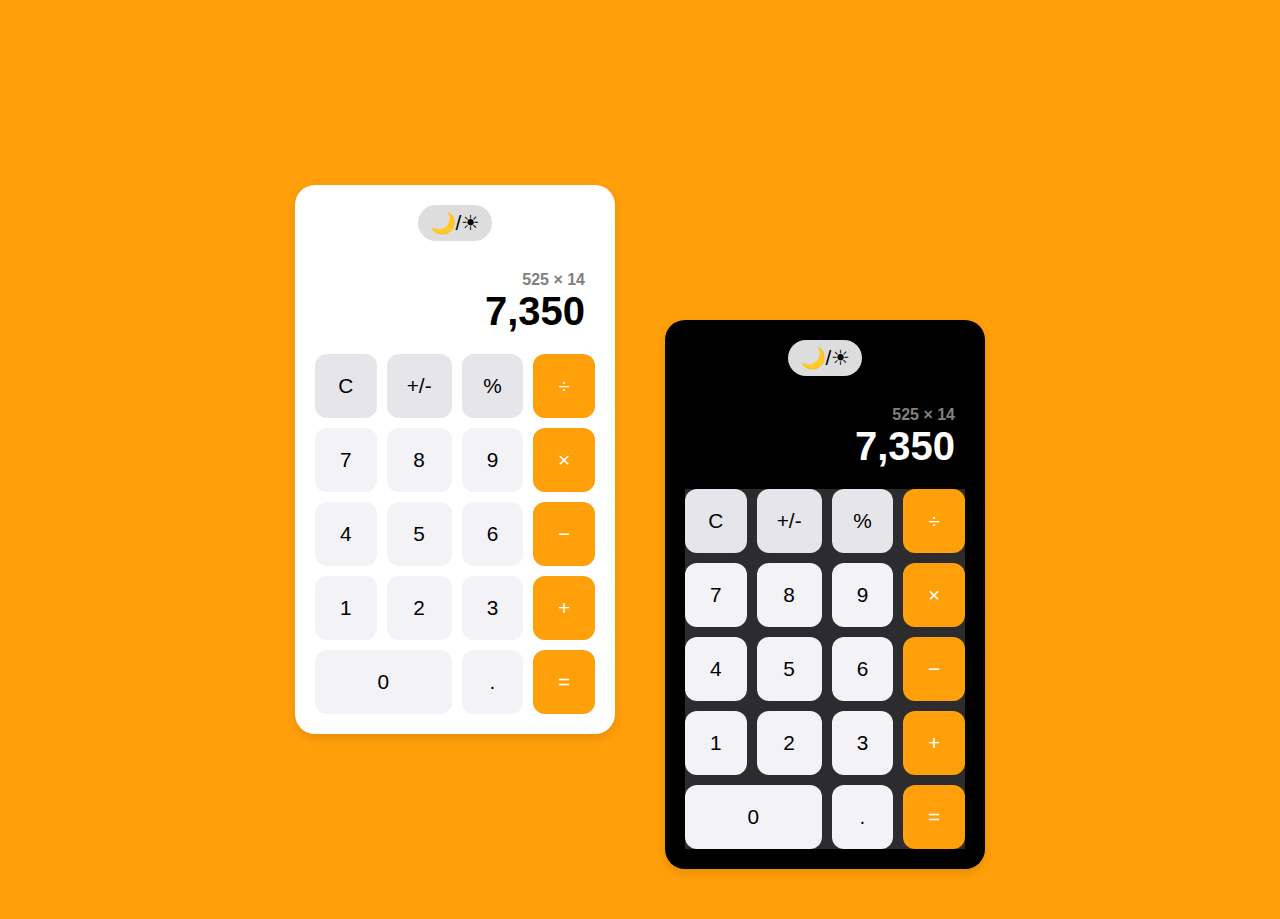
<file: calculator.html>
<!DOCTYPE html>
<html lang="en">
  <head>
    <meta charset="UTF-8" />
    <meta name="viewport" content="width=device-width, initial-scale=1.0" />
    <title>Calculator UI</title>
    <style>
      * {
        margin: 0;
        padding: 0;
        box-sizing: border-box;
        font-family: Arial, sans-serif;
      }

      .maincontainer {
        display: flex;
        justify-content: center;
        align-items: center;
        /* flex-direction: column; */
        /* flex-direction: column; */
        gap: 50px;
        min-height: 100vh;
        background: #f2f2f7;
        background-color: #ff9f0a;
        padding: 50px 0;
      }

      .calculator {
        width: 320px;
        border-radius: 20px;
        overflow: hidden;
        padding: 20px;
        background: #fff;
        box-shadow: 0px 4px 10px rgba(0, 0, 0, 0.1);
      }

      .dark-mode {
        background: #1c1c1e;
        color: #fff;
      }

      .display {
        text-align: right;
        padding: 20px 10px;
        font-size: 2.5rem;
        font-weight: bold;
      }

      .sub-display {
        font-size: 1rem;
        color: gray;
      }

      .buttons {
        display: grid;
        grid-template-columns: repeat(4, 1fr);
        gap: 10px;
      }

      button {
        padding: 20px;
        font-size: 1.3rem;
        border: none;
        border-radius: 12px;
      }

      .btn-func {
        background: #e5e5ea;
      }

      .btn-op {
        background: #ff9f0a;
        color: white;
      }

      .btn-num {
        background: #f2f2f7;
      }

      /* Dark mode styles */
      .dark-mode .btn-func {
        background: #3a3a3c;
        color: white;
      }

      .dark-mode .btn-num {
        background: #2c2c2e;
        color: white;
      }

      .dark-mode .btn-op {
        background: #ff9f0a;
      }

      /* Toggle */
      .theme-toggle {
        display: flex;
        justify-content: center;
        margin-bottom: 10px;
      }

      .toggle-btn {
        padding: 6px 12px;
        border: none;
        border-radius: 20px;
        cursor: pointer;
        background: #ddd;
      }

      .dark-mode .toggle-btn {
        background: #444;
        color: #fff;
      }

      .second-display {
        text-align: right;
        padding: 20px 10px;
        font-size: 2.5rem;
        font-weight: bold;
        color: white;
      }
    </style>
  </head>
  <body>
    <div class="maincontainer">
      <div class="calculator" id="calc">
        <div class="theme-toggle">
          <button class="toggle-btn" onclick="toggleTheme()">🌙/☀</button>
        </div>
        <div class="display">
          <div class="sub-display">525 × 14</div>
          7,350
        </div>
        <div class="buttons">
          <button class="btn-func">C</button>
          <button class="btn-func">+/-</button>
          <button class="btn-func">%</button>
          <button class="btn-op">÷</button>
          <button class="btn-num">7</button>
          <button class="btn-num">8</button>
          <button class="btn-num">9</button>
          <button class="btn-op">×</button>
          <button class="btn-num">4</button>
          <button class="btn-num">5</button>
          <button class="btn-num">6</button>
          <button class="btn-op">−</button>
          <button class="btn-num">1</button>
          <button class="btn-num">2</button>
          <button class="btn-num">3</button>
          <button class="btn-op">+</button>
          <button class="btn-num" style="grid-column: span 2">0</button>
          <button class="btn-num">.</button>
          <button class="btn-op">=</button>
        </div>
      </div>
      <div
        class="calculator"
        id="calc"
        style="background-color: black; margin-top: 30vh"
      >
        <div class="theme-toggle">
          <button class="toggle-btn" onclick="toggleTheme()">🌙/☀</button>
        </div>
        <div class="second-display" style="background-color: black">
          <div class="sub-display">525 × 14</div>
          7,350
        </div>
        <div class="buttons" style="background-color: #2c2c2e">
          <button class="btn-func">C</button>
          <button class="btn-func">+/-</button>
          <button class="btn-func">%</button>
          <button class="btn-op">÷</button>
          <button class="btn-num">7</button>
          <button class="btn-num">8</button>
          <button class="btn-num">9</button>
          <button class="btn-op">×</button>
          <button class="btn-num">4</button>
          <button class="btn-num">5</button>
          <button class="btn-num">6</button>
          <button class="btn-op">−</button>
          <button class="btn-num">1</button>
          <button class="btn-num">2</button>
          <button class="btn-num">3</button>
          <button class="btn-op">+</button>
          <button class="btn-num" style="grid-column: span 2">0</button>
          <button class="btn-num">.</button>
          <button class="btn-op">=</button>
        </div>
      </div>
    </div>
  </body>
</html>
</file>
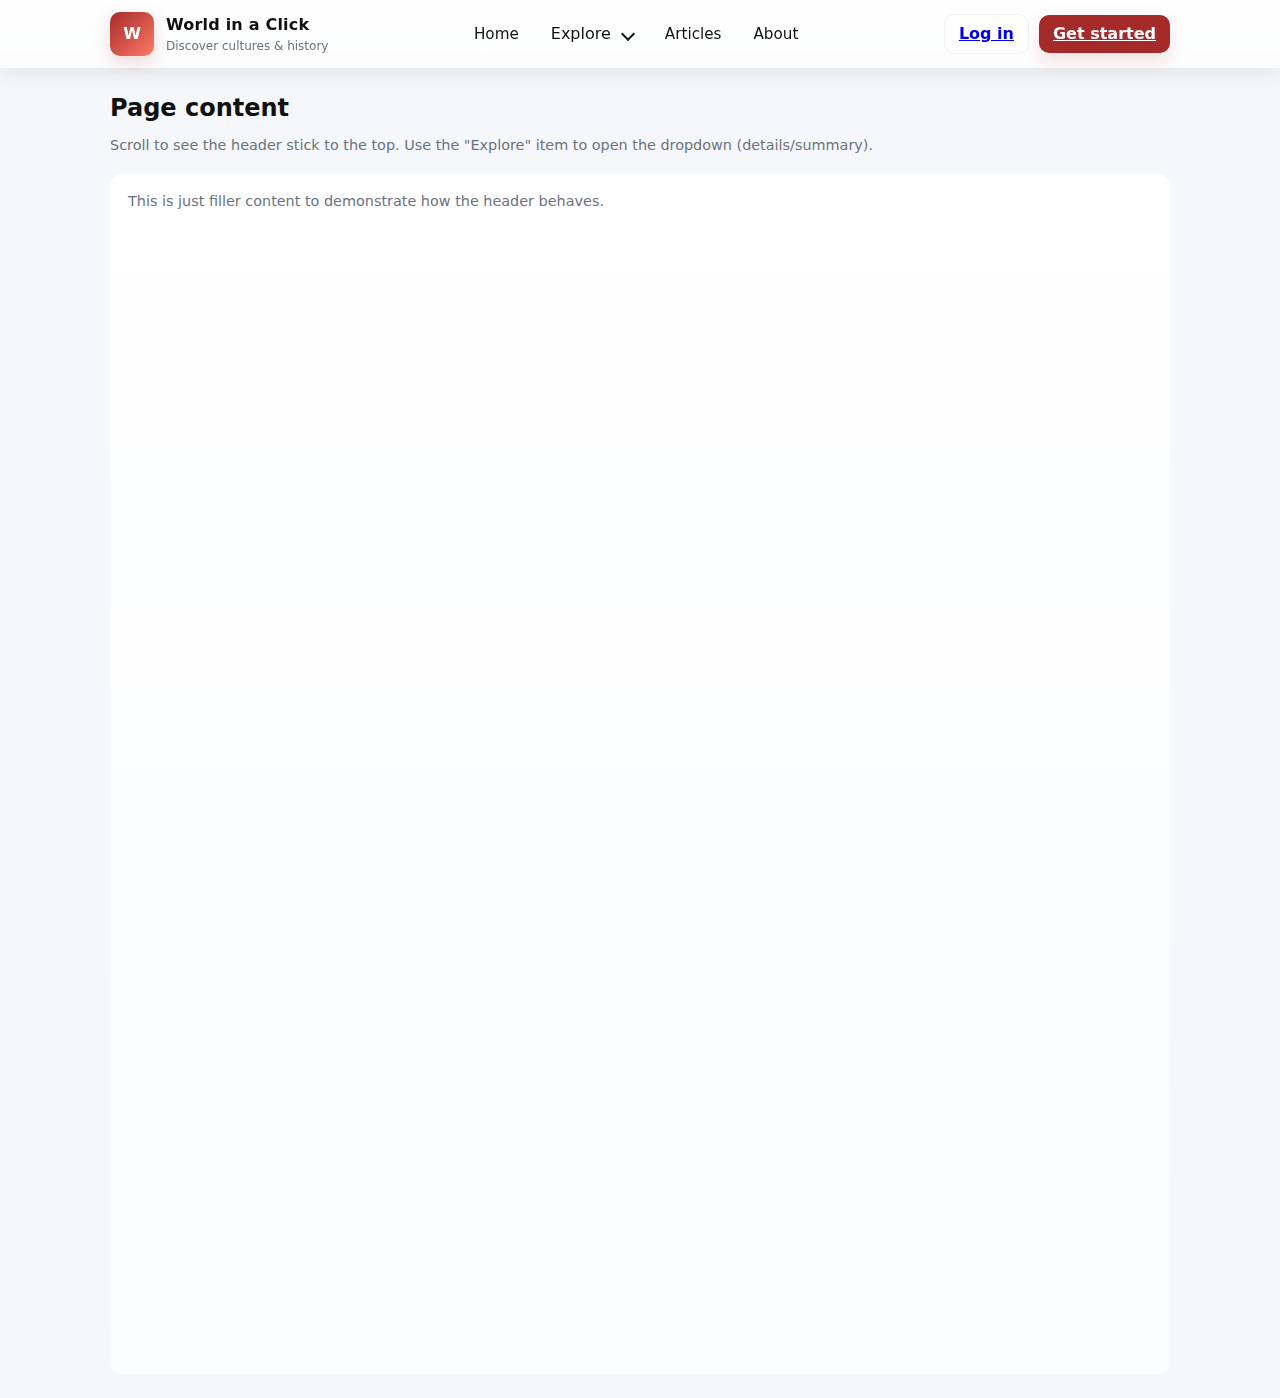
<file: dropdown.html>
<!DOCTYPE html>
<html lang="en">
  <head>
    <meta charset="utf-8" />
    <meta name="viewport" content="width=device-width, initial-scale=1" />
    <title>Header with Dropdown (Pure HTML/CSS)</title>
    <style>
      :root {
        --bg: #ffffff;
        --accent: #a52a2a;
        --muted: #6b7280;
        --glass: rgba(255, 255, 255, 0.8);
        --shadow: 0 6px 20px rgba(16, 25, 36, 0.08);
        --radius: 10px;
      }

      * {
        box-sizing: border-box;
        margin: 0;
        padding: 0;
        font-family: Inter, system-ui, Segoe UI, Arial, sans-serif;
      }
      body {
        background: #f5f7fb;
        color: #111;
        line-height: 1.35;
      }

      /* Header */
      .site-header {
        position: sticky;
        top: 0;
        z-index: 40;
        backdrop-filter: blur(6px);
        background: linear-gradient(
          180deg,
          rgba(255, 255, 255, 0.9),
          rgba(255, 255, 255, 0.75)
        );
        box-shadow: var(--shadow);
      }
      .container {
        max-width: 1100px;
        margin: 0 auto;
        padding: 12px 20px;
        display: flex;
        align-items: center;
        gap: 20px;
        justify-content: space-between;
      }

      /* Logo */
      .brand {
        display: flex;
        gap: 12px;
        align-items: center;
        text-decoration: none;
        color: inherit;
      }
      .logo {
        width: 44px;
        height: 44px;
        border-radius: 10px;
        background: linear-gradient(135deg, var(--accent), #ff7a66);
        display: grid;
        place-items: center;
        color: white;
        font-weight: 700;
        box-shadow: 0 6px 18px rgba(165, 42, 42, 0.18);
      }
      .brand h1 {
        font-size: 1rem;
        letter-spacing: 0.2px;
      }
      .brand p {
        font-size: 0.75rem;
        color: var(--muted);
        margin-top: 2px;
      }

      /* Nav */
      nav {
        display: flex;
        align-items: center;
        gap: 18px;
      }
      .nav-list {
        display: flex;
        gap: 8px;
        list-style: none;
        align-items: center;
      }
      .nav-list a {
        padding: 8px 12px;
        border-radius: 8px;
        text-decoration: none;
        color: inherit;
        font-size: 0.95rem;
        transition: background 0.15s, color 0.15s, transform 0.12s;
      }
      .nav-list a:hover {
        background: #f3f4f6;
        transform: translateY(-1px);
      }

      /* Dropdown using details/summary */
      details {
        position: relative;
      }
      details summary {
        list-style: none;
        cursor: pointer;
        padding: 8px 12px;
        border-radius: 8px;
        display: inline-flex;
        gap: 8px;
        align-items: center;
        user-select: none;
      }
      /* hide default triangle */
      details summary::-webkit-details-marker {
        display: none;
      }
      .caret {
        width: 10px;
        height: 10px;
        display: inline-block;
        border-right: 2px solid currentColor;
        border-bottom: 2px solid currentColor;
        transform: rotate(45deg);
        margin-left: 4px;
        transition: transform 0.2s ease;
      }
      details[open] summary .caret {
        transform: rotate(-135deg) translateY(1px);
      }

      /* dropdown panel */
      .dropdown-panel {
        position: absolute;
        top: calc(100% + 10px);
        left: 0;
        background: var(--bg);
        min-width: 220px;
        padding: 8px;
        border-radius: 12px;
        box-shadow: 0 12px 30px rgba(16, 25, 36, 0.12);
        border: 1px solid rgba(16, 25, 36, 0.04);
        overflow: hidden;
        z-index: 30;
      }
      .dropdown-panel a {
        display: block;
        padding: 10px 12px;
        border-radius: 8px;
        text-decoration: none;
        color: #111;
        font-size: 0.95rem;
      }
      .dropdown-panel a:hover {
        background: #f8fafc;
      }

      /* CTA */
      .actions {
        display: flex;
        gap: 10px;
        align-items: center;
      }
      .btn {
        padding: 8px 14px;
        border-radius: 10px;
        border: 1px solid rgba(16, 25, 36, 0.06);
        background: white;
        cursor: pointer;
        font-weight: 600;
      }
      .btn-primary {
        background: var(--accent);
        color: white;
        border: none;
        box-shadow: 0 8px 18px rgba(165, 42, 42, 0.14);
      }

      /* Responsive: mobile hamburger (pure CSS checkbox) */
      .mobile-toggle {
        display: none;
      }
      .hamburger {
        display: none;
        width: 44px;
        height: 44px;
        border-radius: 10px;
        align-items: center;
        justify-content: center;
        background: #fff;
        border: 1px solid rgba(16, 25, 36, 0.04);
        cursor: pointer;
      }

      @media (max-width: 820px) {
        .nav-list {
          display: none;
          position: fixed;
          inset: 0;
          padding-top: 80px;
          flex-direction: column;
          background: linear-gradient(180deg, #ffffff, #fbfdff);
          gap: 6px;
          align-items: flex-start;
          padding-left: 22px;
          z-index: 45;
        }
        .mobile-toggle {
          display: block;
        }
        .hamburger {
          display: flex;
        }
        /* checkbox hack */
        #nav-checkbox:checked ~ .nav-list {
          display: flex;
        }
        .actions {
          display: none;
        }
        .brand p {
          display: none;
        }
        .container {
          gap: 10px;
        }
        .dropdown-panel {
          position: static;
          box-shadow: none;
          border-radius: 0;
          padding-left: 0;
        }
      }

      /* small polish */
      .muted {
        color: var(--muted);
        font-size: 0.9rem;
      }
    </style>
  </head>
  <body>
    <header class="site-header" role="banner">
      <div class="container">
        <a href="#" class="brand" aria-label="Site home">
          <span class="logo">W</span>
          <div>
            <h1>World in a Click</h1>
            <p class="muted">Discover cultures & history</p>
          </div>
        </a>

        <!-- mobile checkbox toggle -->
        <input
          type="checkbox"
          id="nav-checkbox"
          class="mobile-toggle"
          aria-hidden="true"
        />
        <label
          for="nav-checkbox"
          class="hamburger"
          aria-hidden="true"
          title="Open menu"
        >
          <!-- simple hamburger -->
          <svg
            width="18"
            height="12"
            viewBox="0 0 18 12"
            fill="none"
            xmlns="http://www.w3.org/2000/svg"
            aria-hidden="true"
          >
            <rect width="18" height="2" rx="1" fill="#111" />
            <rect y="5" width="18" height="2" rx="1" fill="#111" />
            <rect y="10" width="18" height="2" rx="1" fill="#111" />
          </svg>
        </label>

        <nav role="navigation" aria-label="Main navigation">
          <ul class="nav-list">
            <li><a href="#">Home</a></li>

            <li>
              <!-- dropdown -->
              <details>
                <summary aria-haspopup="true" aria-expanded="false">
                  Explore <span class="caret" aria-hidden="true"></span>
                </summary>

                <div
                  class="dropdown-panel"
                  role="menu"
                  aria-label="Explore menu"
                >
                  <a href="#" role="menuitem">World Cultures</a>
                  <a href="#" role="menuitem">Historical Facts</a>
                  <a href="#" role="menuitem">Travel Tips</a>
                  <a href="#" role="menuitem">Photo Stories</a>
                </div>
              </details>
            </li>

            <li><a href="#">Articles</a></li>
            <li><a href="#">About</a></li>
          </ul>
        </nav>

        <div class="actions" aria-hidden="false">
          <a class="btn" href="#">Log in</a>
          <a class="btn btn-primary" href="#">Get started</a>
        </div>
      </div>
    </header>

    <!-- demo content to show header behavior -->
    <main style="max-width: 1100px; margin: 24px auto; padding: 0 20px">
      <h2 style="margin-bottom: 12px">Page content</h2>
      <p class="muted">
        Scroll to see the header stick to the top. Use the "Explore" item to
        open the dropdown (details/summary).
      </p>
      <div
        style="
          height: 1200px;
          margin-top: 18px;
          border-radius: 12px;
          background: linear-gradient(180deg, #fff, #fafcff);
          padding: 18px;
        "
      >
        <p class="muted">
          This is just filler content to demonstrate how the header behaves.
        </p>
      </div>
    </main>
  </body>
</html>
</file>
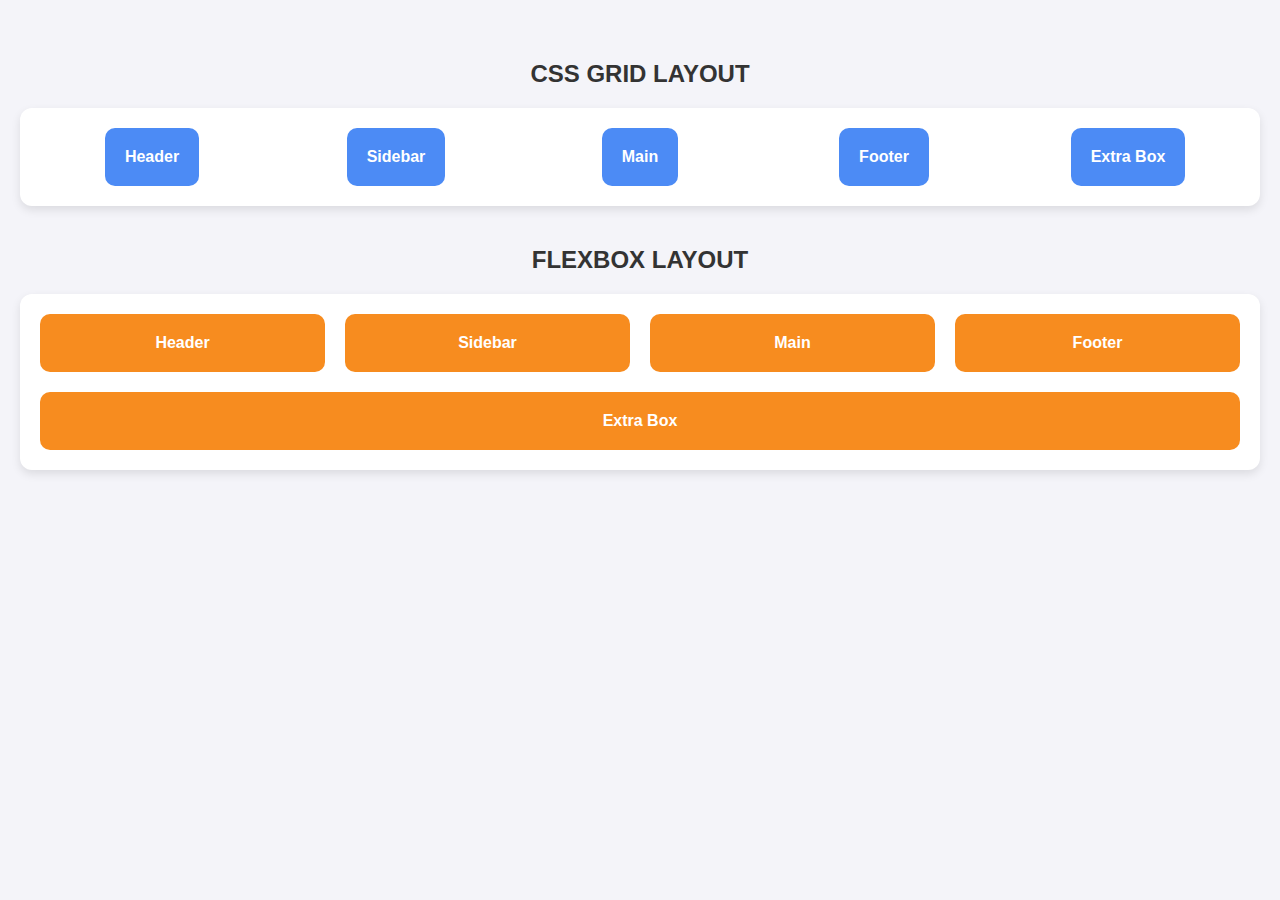
<file: grid.html>
<!DOCTYPE html>
<html lang="en">
  <head>
    <meta charset="UTF-8" />
    <meta name="viewport" content="width=device-width, initial-scale=1.0" />
    <title>Grid vs Flexbox Comparison</title>
    <style>
      body {
        font-family: "Poppins", sans-serif;
        margin: 0;
        background: #f4f4f9;
        padding: 20px;
      }

      h2 {
        text-align: center;
        margin-top: 40px;
        color: #333;
      }

      /* Common item styling */
      .item {
        background: #4c8bf5;
        color: white;
        font-weight: 600;
        text-align: center;
        padding: 20px;
        border-radius: 10px;
      }

      /* ===========================
       GRID CONTAINER
       =========================== */
      .grid-container {
        display: grid;
        grid-template-columns: repeat(auto-fit, minmax(200px, 1fr));
        grid-template-rows: auto;
        gap: 20px;
        background: #fff;
        padding: 20px;
        border-radius: 12px;
        box-shadow: 0 4px 10px rgba(0, 0, 0, 0.1);
      }

      /* Play with grid alignments */
      .grid-container.centered {
        justify-items: center;
        align-items: center;
      }

      .grid-container.spaced {
        justify-content: space-evenly;
        align-content: center;
      }

      /* ===========================
        FLEXBOX CONTAINER
       =========================== */
      .flex-container {
        display: flex;
        flex-wrap: wrap;
        gap: 20px;
        background: #fff;
        padding: 20px;
        border-radius: 12px;
        box-shadow: 0 4px 10px rgba(0, 0, 0, 0.1);
      }

      .flex-container.centered {
        justify-content: center;
        align-items: center;
      }

      .flex-container.spaced {
        justify-content: space-between;
      }

      .flex-item {
        flex: 1 1 200px;
        background: #f78c1f;
        color: white;
        font-weight: 600;
        text-align: center;
        padding: 20px;
        border-radius: 10px;
      }

      /* Responsive text */
      @media (max-width: 600px) {
        h2 {
          font-size: 18px;
        }
      }
    </style>
  </head>
  <body>
    <h2>CSS GRID LAYOUT</h2>
    <div class="grid-container centered">
      <div class="item">Header</div>
      <div class="item">Sidebar</div>
      <div class="item">Main</div>
      <div class="item">Footer</div>
      <div class="item">Extra Box</div>
    </div>

    <h2>FLEXBOX LAYOUT</h2>
    <div class="flex-container centered">
      <div class="flex-item">Header</div>
      <div class="flex-item">Sidebar</div>
      <div class="flex-item">Main</div>
      <div class="flex-item">Footer</div>
      <div class="flex-item">Extra Box</div>
    </div>
  </body>
</html>
</file>
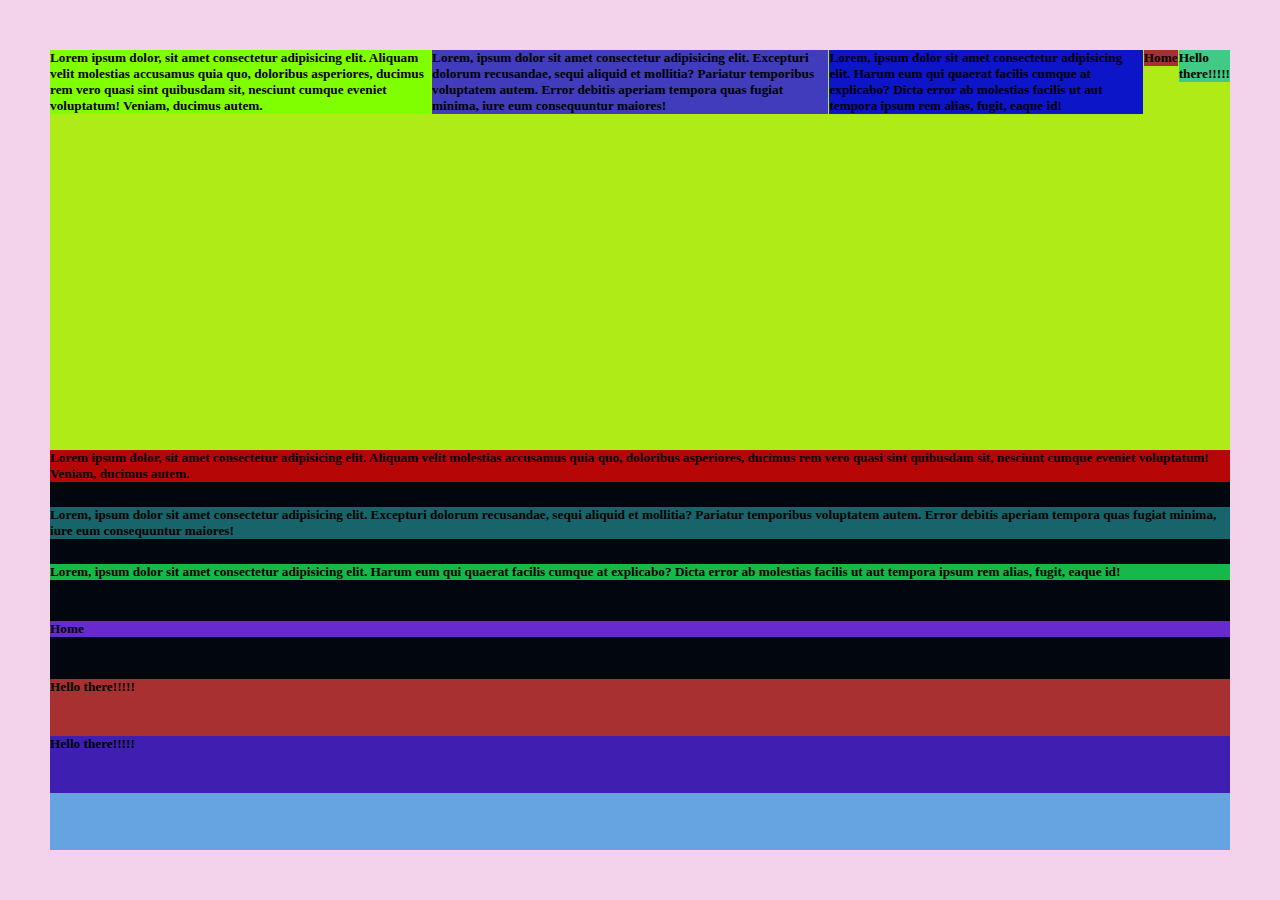
<file: gridClass.html>
<!DOCTYPE html>
<html lang="en">
  <head>
    <meta charset="UTF-8" />
    <meta name="viewport" content="width=device-width, initial-scale=1.0" />
    <title>Document</title>
    <link rel="stylesheet" href="grid.css" />
  </head>
  <body>
    <div class="flex-container" style="background-color: rgb(175, 235, 23);">
      <div class="flex-item item1">
        <h5 style="background-color: chartreuse;">
          Lorem ipsum dolor, sit amet consectetur adipisicing elit. Aliquam
          velit molestias accusamus quia quo, doloribus asperiores, ducimus rem
          vero quasi sint quibusdam sit, nesciunt cumque eveniet voluptatum!
          Veniam, ducimus autem.
        </h5>
      </div>
      <div class="flex-item item2">
        <h5 style="background-color: rgb(64, 60, 188);"">
          Lorem, ipsum dolor sit amet consectetur adipisicing elit. Excepturi
          dolorum recusandae, sequi aliquid et mollitia? Pariatur temporibus
          voluptatem autem. Error debitis aperiam tempora quas fugiat minima,
          iure eum consequuntur maiores!
        </h5>
      </div>
      <div class="flex-item item3">
        <h5 style="background-color: rgb(12, 21, 200);"">
          Lorem, ipsum dolor sit amet consectetur adipisicing elit. Harum eum
          qui quaerat facilis cumque at explicabo? Dicta error ab molestias
          facilis ut aut tempora ipsum rem alias, fugit, eaque id!
        </h5>
      </div>
      <div class="flex-item item5">
        <h5 style="background-color: rgb(168, 48, 48);">Home</h5>
      </div>
      <div class="flex-item item6">
        <h5 style="background-color: rgb(64, 202, 133);">Hello there!!!!!</h5>
      </div>
    </div>

    <div class="grid-container " style="background-color: rgb(1, 6, 15);">
      <div class="grid-item item1">
        <h5 style="background-color: rgb(183, 6, 6);">
          Lorem ipsum dolor, sit amet consectetur adipisicing elit. Aliquam
          velit molestias accusamus quia quo, doloribus asperiores, ducimus rem
          vero quasi sint quibusdam sit, nesciunt cumque eveniet voluptatum!
          Veniam, ducimus autem.
        </h5>
      </div>
      <div class="grid-item item2">
        <h5 style="background-color: rgb(23, 101, 106);">
          Lorem, ipsum dolor sit amet consectetur adipisicing elit. Excepturi
          dolorum recusandae, sequi aliquid et mollitia? Pariatur temporibus
          voluptatem autem. Error debitis aperiam tempora quas fugiat minima,
          iure eum consequuntur maiores!
        </h5>
      </div>
      <div class="grid-item item3">
        <h5 style="background-color: rgb(22, 184, 73);">
          Lorem, ipsum dolor sit amet consectetur adipisicing elit. Harum eum
          qui quaerat facilis cumque at explicabo? Dicta error ab molestias
          facilis ut aut tempora ipsum rem alias, fugit, eaque id!
        </h5>
      </div>
      <div class="grid-item item5">
        <h5 style="background-color: rgb(104, 41, 206);">Home</h5>
      </div>
      <div style="background-color: rgb(168, 48, 48);" class="grid-item item6">
        <h5>Hello there!!!!!</h5>
      </div>

         <div style="background-color: rgb(62, 31, 177);" class="grid-item item7">
        <h5>Hello there!!!!!</h5>
      </div>
       <div style="background-color: rgb(101, 163, 225);" class="grid-item item7">
       
      </div>
      
    </div>
  </body>
</html>
</file>
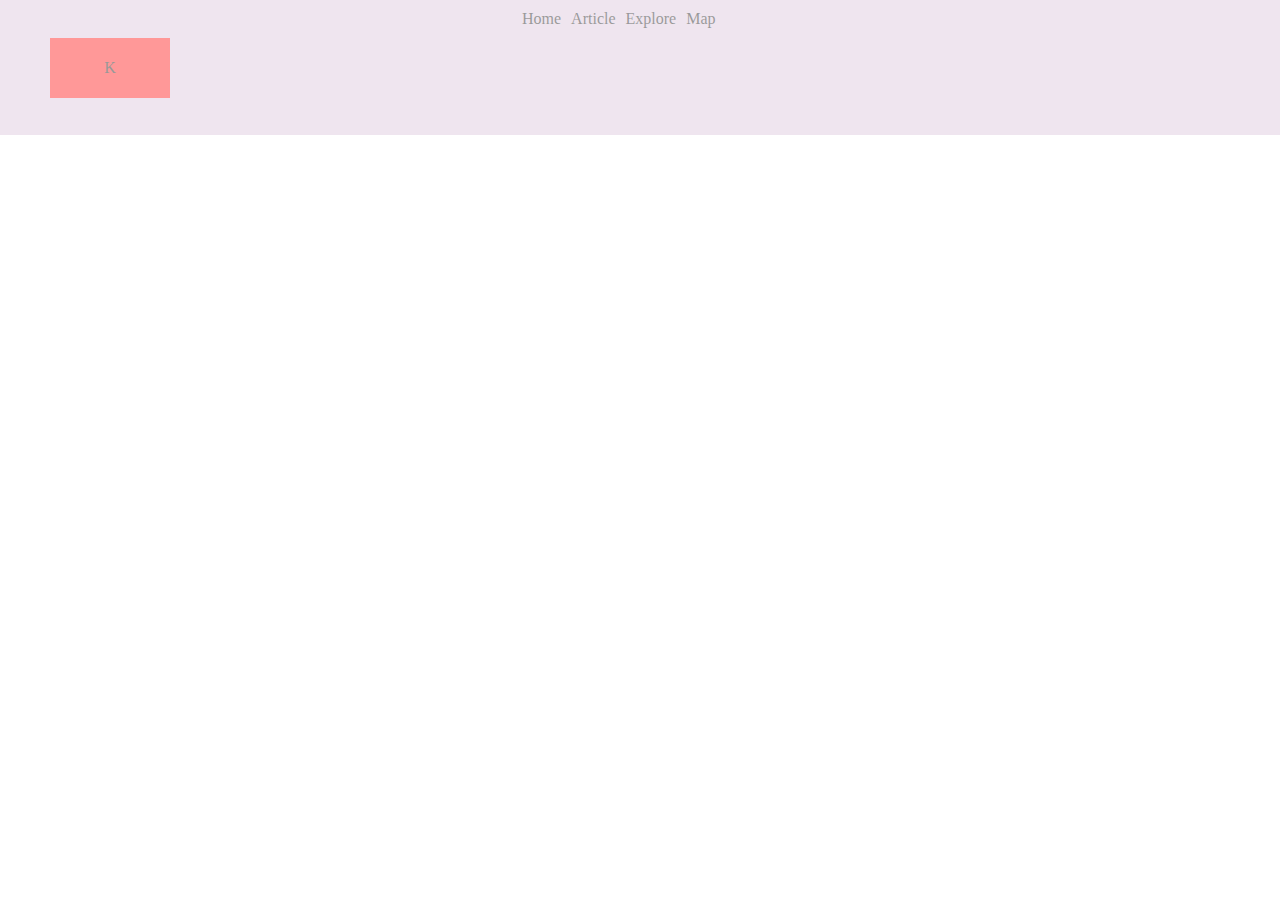
<file: header.html>
<!DOCTYPE html>
<html lang="en">
  <head>
    <meta charset="UTF-8" />
    <meta name="viewport" content="width=device-width, initial-scale=1.0" />
    <title>Header sample class</title>
    <style>
      * {
        padding: 0;
        margin: 0;
        box-sizing: border-box;
      }

      nav {
        width: 100%;
        height: 15vh;
        background-color: thistle;
        opacity: 0.4;
        display: flex;
        align-items: center;
        justify-content: space-between;
        padding: 10px 50px;
      }

      .dropdown {
        /* background-color: red; */
        position: relative;
        cursor: pointer;
      }

      .dropdown-content {
        display: none;
        position: absolute;
        background-color: violet;
        padding: 20px;
        flex-direction: column;
        gap: 10px;
        width: 150px;
        top: 10vh;
        border-radius: 5px;
      }

      .dropdown:hover .dropdown-content {
        display: flex;
      }
    </style>
  </head>
  <body>
    <div
      style="
        width: 100%;
        height: 100vh;
        /* background-image: linear-gradient(to right, white, black); */
      "
    >
      <nav>
        <div
          style="
            width: 120px;
            height: 60px;
            align-items: center;
            justify-content: center;
            background-color: red;
            display: flex;
            gap: 10px;
            flex-direction: column;
            color: black;
          "
        >
          K
        </div>
        <div
          style="
            width: 60%;
            height: 100%;
            display: flex;
            gap: 10px;
            color: black;
          "
        >
          <p>Home</p>
          <div class="dropdown">
            <p>Article</p>
            <div class="dropdown-content">
              <p>Home</p>
              <p>Article</p>
              <p>Article</p>
              <p>Article</p>
              <p>Article</p>
            </div>
          </div>
          <p>Explore</p>
          <p>Map</p>
        </div>
      </nav>
    </div>
  </body>
</html>
</file>
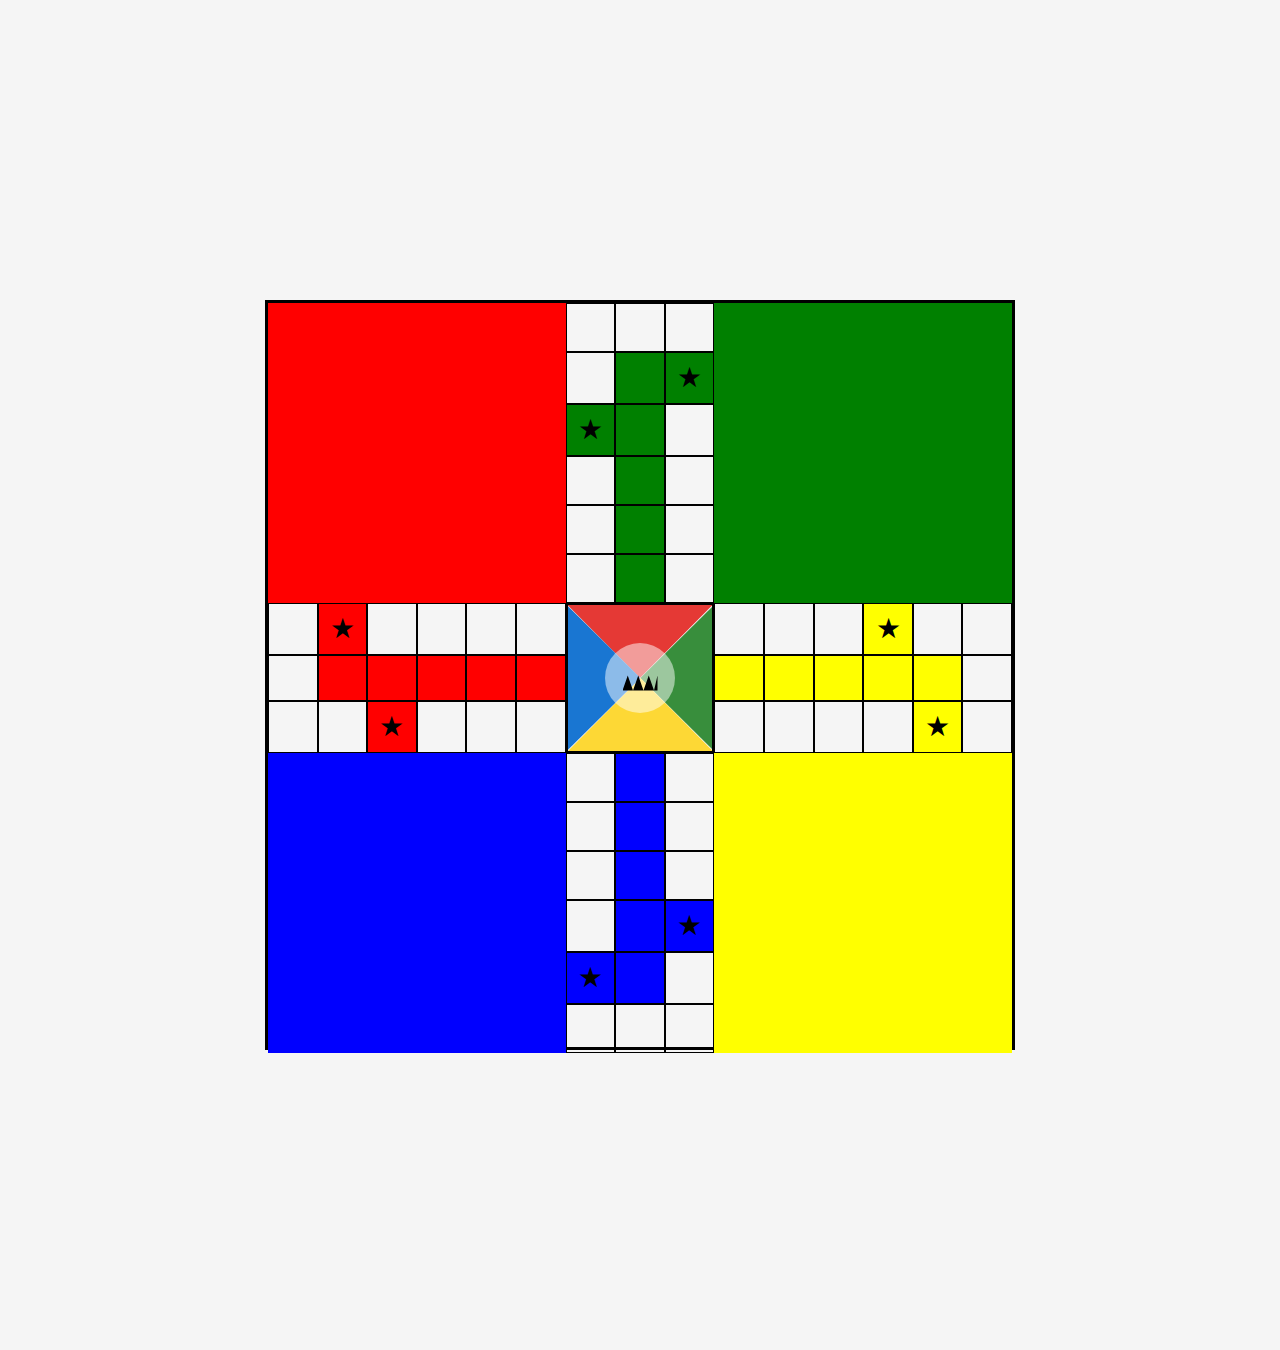
<file: ludo.html>
<!DOCTYPE html>
<html lang="en">
  <head>
    <meta charset="UTF-8" />
    <meta name="viewport" content="width=device-width, initial-scale=1.0" />
    <title>Ludo Board</title>
    <style>
      * {
        margin: 0;
        padding: 0;
        box-sizing: border-box;
      }

      body {
        height: 150vh;
        padding: 100px;
        display: flex;
        justify-content: center;
        align-items: center;
        background: #f5f5f5;
      }

      .outer {
        height: 750px;
        width: 750px;
        margin: 0 auto;
        border: 3px solid black;
        display: flex;
        flex-direction: column;
      }

      .box_row,
      .middle_row {
        display: flex;
        width: 100%;
      }

      /* Homes */
      .box {
        height: 300px;
        width: 300px;
        display: flex;
        flex-wrap: wrap;
        align-content: space-around;
        justify-content: space-around;
        background: white;
      }

      .circle {
        height: 70px;
        width: 70px;
        border-radius: 50%;
      }

      .border_red {
        border: 6px solid red;
      }
      .border_green {
        border: 6px solid green;
      }
      .border_blue {
        border: 6px solid blue;
      }
      .border_yellow {
        border: 6px solid yellow;
      }

      .box.red {
        border: 50px solid red;
      }
      .box.green {
        border: 50px solid green;
      }
      .box.blue {
        border: 50px solid blue;
      }
      .box.yellow {
        border: 50px solid yellow;
      }

      /* Ladders */
      .v_lad {
        width: 150px;
        height: 300px;
        display: flex;
        flex-direction: column;
      }
      .v_lad_row {
        display: flex;
        flex: 1;
      }
      .v_lad_cell {
        flex: 1;
        border: 1px solid black;
        text-align: center;
      }

      .h_lad {
        width: 300px;
        height: 150px;
        display: flex;
        flex-direction: column;
      }
      .h_lad_row {
        display: flex;
        flex: 1;
      }
      .h_lad_cell {
        flex: 1;
        border: 1px solid black;
        text-align: center;
      }

      /* Colors */
      .red {
        background: red;
      }
      .green {
        background: green;
      }
      .blue {
        background: blue;
      }
      .yellow {
        background: yellow;
      }

      .star {
        font-size: 28px;
        line-height: 50px;
        color: black;
      }

      /* Center square */
      .center {
        position: relative;
        width: 150px;
        height: 150px;
        border: 2px solid black;
        display: flex;
        justify-content: center;
        align-items: center;
        overflow: hidden;
      }

      .triangle {
        position: absolute;
        width: 100%;
        height: 100%;
        clip-path: polygon(50% 50%, 0 0, 100% 0);
      }

      .triangle.red {
        background: #e53935;
        transform: rotate(0deg);
      }

      .triangle.green {
        background: #388e3c;
        transform: rotate(90deg);
      }

      .triangle.yellow {
        background: #fdd835;
        transform: rotate(180deg);
      }

      .triangle.blue {
        background: #1976d2;
        transform: rotate(270deg);
      }

      .circle-center {
        position: absolute;
        width: 70px;
        height: 70px;
        background: rgba(255, 255, 255, 0.5);
        border-radius: 50%;
        display: flex;
        justify-content: center;
        align-items: center;
      }

      .crown {
        width: 35px;
        height: 25px;
        background: black;
        clip-path: polygon(
          0 100%,
          15% 40%,
          30% 100%,
          45% 40%,
          60% 100%,
          75% 40%,
          90% 100%,
          100% 40%,
          100% 100%,
          0 100%
        );
      }
    </style>
  </head>
  <body>
    <div class="outer">
      <!-- Top row -->
      <div class="box_row">
        <div class="box red">
          <div class="circle border_red"></div>
          <div class="circle border_red"></div>
          <div class="circle border_red"></div>
          <div class="circle border_red"></div>
        </div>

        <div class="v_lad">
          <div class="v_lad_row">
            <div class="v_lad_cell"></div>
            <div class="v_lad_cell"></div>
            <div class="v_lad_cell"></div>
          </div>
          <div class="v_lad_row">
            <div class="v_lad_cell"></div>
            <div class="v_lad_cell green"></div>
            <div class="v_lad_cell green">
              <span class="star">&#9733;</span>
            </div>
          </div>
          <div class="v_lad_row">
            <div class="v_lad_cell green">
              <span class="star">&#9733;</span>
            </div>
            <div class="v_lad_cell green"></div>
            <div class="v_lad_cell"></div>
          </div>
          <div class="v_lad_row">
            <div class="v_lad_cell"></div>
            <div class="v_lad_cell green"></div>
            <div class="v_lad_cell"></div>
          </div>
          <div class="v_lad_row">
            <div class="v_lad_cell"></div>
            <div class="v_lad_cell green"></div>
            <div class="v_lad_cell"></div>
          </div>
          <div class="v_lad_row">
            <div class="v_lad_cell"></div>
            <div class="v_lad_cell green"></div>
            <div class="v_lad_cell"></div>
          </div>
        </div>

        <div class="box green">
          <div class="circle border_green"></div>
          <div class="circle border_green"></div>
          <div class="circle border_green"></div>
          <div class="circle border_green"></div>
        </div>
      </div>

      <!-- Middle row -->
      <div class="middle_row">
        <div class="h_lad">
          <div class="h_lad_row">
            <div class="h_lad_cell"></div>
            <div class="h_lad_cell red"><span class="star">&#9733;</span></div>
            <div class="h_lad_cell"></div>
            <div class="h_lad_cell"></div>
            <div class="h_lad_cell"></div>
            <div class="h_lad_cell"></div>
          </div>
          <div class="h_lad_row">
            <div class="h_lad_cell"></div>
            <div class="h_lad_cell red"></div>
            <div class="h_lad_cell red"></div>
            <div class="h_lad_cell red"></div>
            <div class="h_lad_cell red"></div>
            <div class="h_lad_cell red"></div>
          </div>
          <div class="h_lad_row">
            <div class="h_lad_cell"></div>
            <div class="h_lad_cell"></div>
            <div class="h_lad_cell red"><span class="star">&#9733;</span></div>
            <div class="h_lad_cell"></div>
            <div class="h_lad_cell"></div>
            <div class="h_lad_cell"></div>
          </div>
        </div>

        <div class="center">
          <div class="triangle red"></div>
          <div class="triangle green"></div>
          <div class="triangle yellow"></div>
          <div class="triangle blue"></div>
          <div class="circle-center">
            <div class="crown"></div>
          </div>
        </div>

        <div class="h_lad">
          <div class="h_lad_row">
            <div class="h_lad_cell"></div>
            <div class="h_lad_cell"></div>
            <div class="h_lad_cell"></div>
            <div class="h_lad_cell yellow">
              <span class="star">&#9733;</span>
            </div>
            <div class="h_lad_cell"></div>
            <div class="h_lad_cell"></div>
          </div>
          <div class="h_lad_row">
            <div class="h_lad_cell yellow"></div>
            <div class="h_lad_cell yellow"></div>
            <div class="h_lad_cell yellow"></div>
            <div class="h_lad_cell yellow"></div>
            <div class="h_lad_cell yellow"></div>
            <div class="h_lad_cell"></div>
          </div>
          <div class="h_lad_row">
            <div class="h_lad_cell"></div>
            <div class="h_lad_cell"></div>
            <div class="h_lad_cell"></div>
            <div class="h_lad_cell"></div>
            <div class="h_lad_cell yellow">
              <span class="star">&#9733;</span>
            </div>
            <div class="h_lad_cell"></div>
          </div>
        </div>
      </div>

      <!-- Bottom row -->
      <div class="box_row">
        <div class="box blue">
          <div class="circle border_blue"></div>
          <div class="circle border_blue"></div>
          <div class="circle border_blue"></div>
          <div class="circle border_blue"></div>
        </div>

        <div class="v_lad">
          <div class="v_lad_row">
            <div class="v_lad_cell"></div>
            <div class="v_lad_cell blue"></div>
            <div class="v_lad_cell"></div>
          </div>
          <div class="v_lad_row">
            <div class="v_lad_cell"></div>
            <div class="v_lad_cell blue"></div>
            <div class="v_lad_cell"></div>
          </div>
          <div class="v_lad_row">
            <div class="v_lad_cell"></div>
            <div class="v_lad_cell blue"></div>
            <div class="v_lad_cell"></div>
          </div>
          <div class="v_lad_row">
            <div class="v_lad_cell"></div>
            <div class="v_lad_cell blue"></div>
            <div class="v_lad_cell blue"><span class="star">&#9733;</span></div>
          </div>
          <div class="v_lad_row">
            <div class="v_lad_cell blue"><span class="star">&#9733;</span></div>
            <div class="v_lad_cell blue"></div>
            <div class="v_lad_cell"></div>
          </div>
          <div class="v_lad_row">
            <div class="v_lad_cell"></div>
            <div class="v_lad_cell"></div>
            <div class="v_lad_cell"></div>
          </div>
        </div>

        <div class="box yellow">
          <div class="circle border_yellow"></div>
          <div class="circle border_yellow"></div>
          <div class="circle border_yellow"></div>
          <div class="circle border_yellow"></div>
        </div>
      </div>
    </div>
  </body>
</html>
</file>
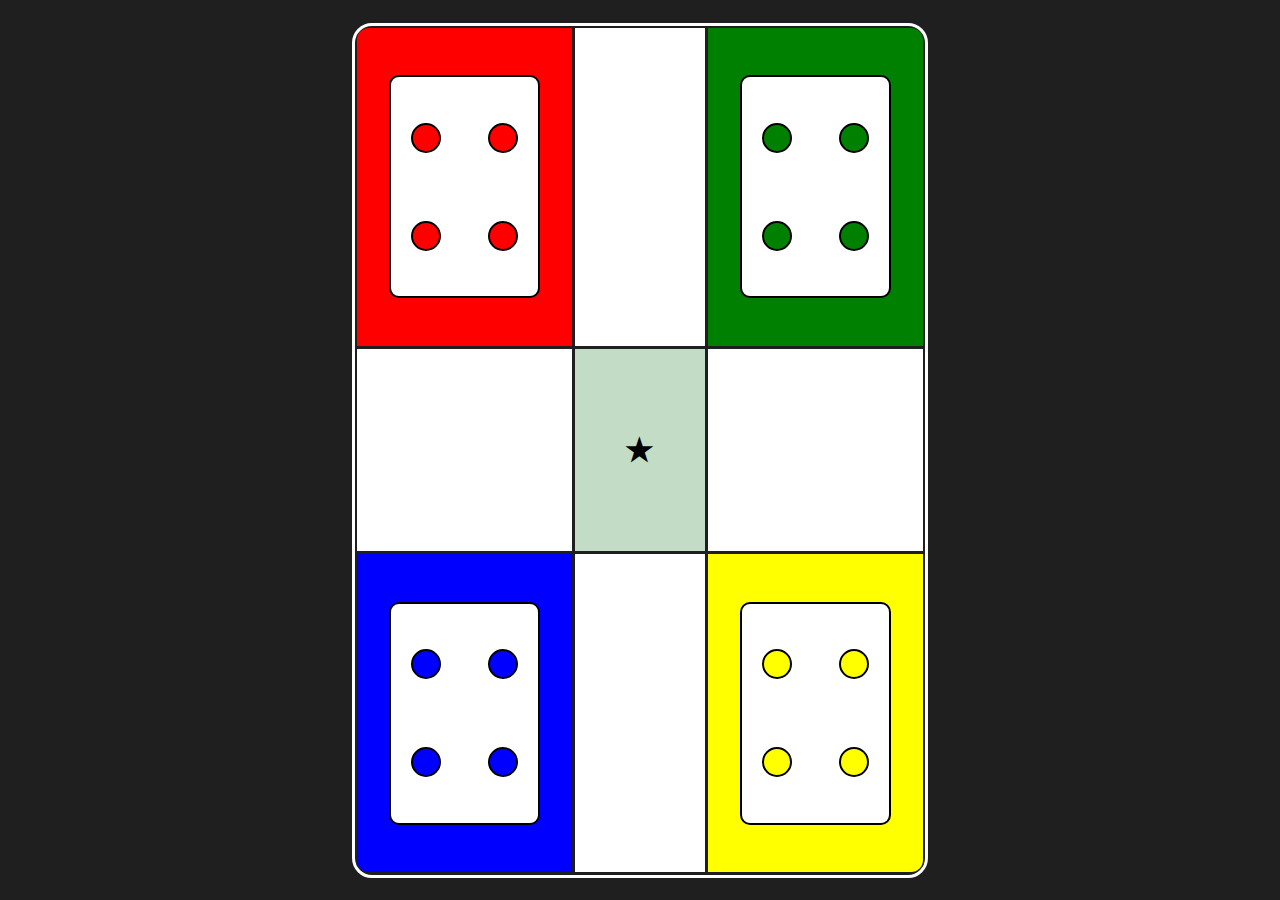
<file: ludo2.html>
<!DOCTYPE html>
<html lang="en">
  <head>
    <meta charset="UTF-8" />
    <meta name="viewport" content="width=device-width, initial-scale=1.0" />
    <title>Ludo Center</title>
    <link
      rel="stylesheet"
      href="ludo.css
    "
    />
  </head>
  <body>
    <section class="ludo_board">
      <div class="ludo_container">
        <div class="row1">
          <div class="col1">
            <div class="dice_mother">
              <div class="dice">
                <div class="dice_child"></div>
                <div class="dice_child"></div>
              </div>
              <div class="dice">
                <div class="dice_child"></div>
                <div class="dice_child"></div>
              </div>
            </div>
          </div>
          <div class="col2"></div>
          <div class="col3">
            <div class="dice_mother">
              <div class="dice">
                <div class="dice_child1"></div>
                <div class="dice_child1"></div>
              </div>
              <div class="dice">
                <div class="dice_child1"></div>
                <div class="dice_child1"></div>
              </div>
            </div>
          </div>
        </div>
        <div class="row2">
          <div class="col4"></div>
          <div class="col5">
            <div class="circle">
              <h1><span class="star">&#9733;</span></h1>
            </div>
          </div>
          <div class="col6"></div>
        </div>
        <div class="row3">
          <div class="col11">
            <div class="dice_mother">
              <div class="dice">
                <div class="dice_child2"></div>
                <div class="dice_child2"></div>
              </div>
              <div class="dice">
                <div class="dice_child2"></div>
                <div class="dice_child2"></div>
              </div>
            </div>
          </div>
          <div class="col22"></div>
          <div class="col33">
            <div class="dice_mother">
              <div class="dice">
                <div class="dice_child3"></div>
                <div class="dice_child3"></div>
              </div>
              <div class="dice">
                <div class="dice_child3"></div>
                <div class="dice_child3"></div>
              </div>
            </div>
          </div>
        </div>
      </div>
    </section>
  </body>
</html>
</file>
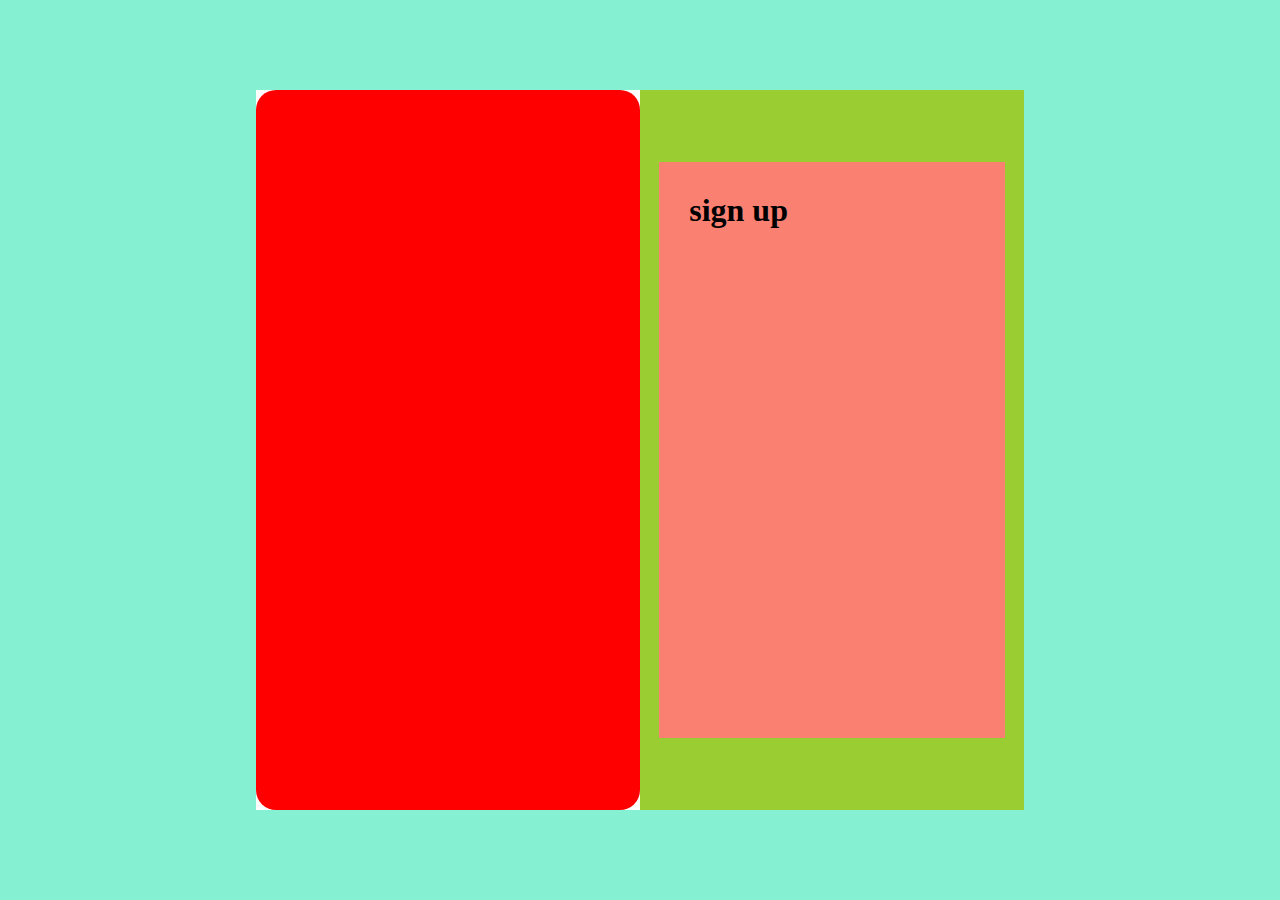
<file: review.html>
<!DOCTYPE html>
<html lang="en">
<head>
    <meta charset="UTF-8">
    <meta name="viewport" content="width=device-width, initial-scale=1.0">
    <title>signup Form class</title>
    <link rel="stylesheet" href="review.css">
</head>
<body>
    <div class="maincontainer">
        <section>
          <div class="imagecontainer"></div>
          <div class="formcontainer">
          <form action="signup form" class="signup">
            <div class="formchild">
                <h1>sign up</h1>
            </div>
          </form>
        </section>
    </div>
</body>
</html>
</file>
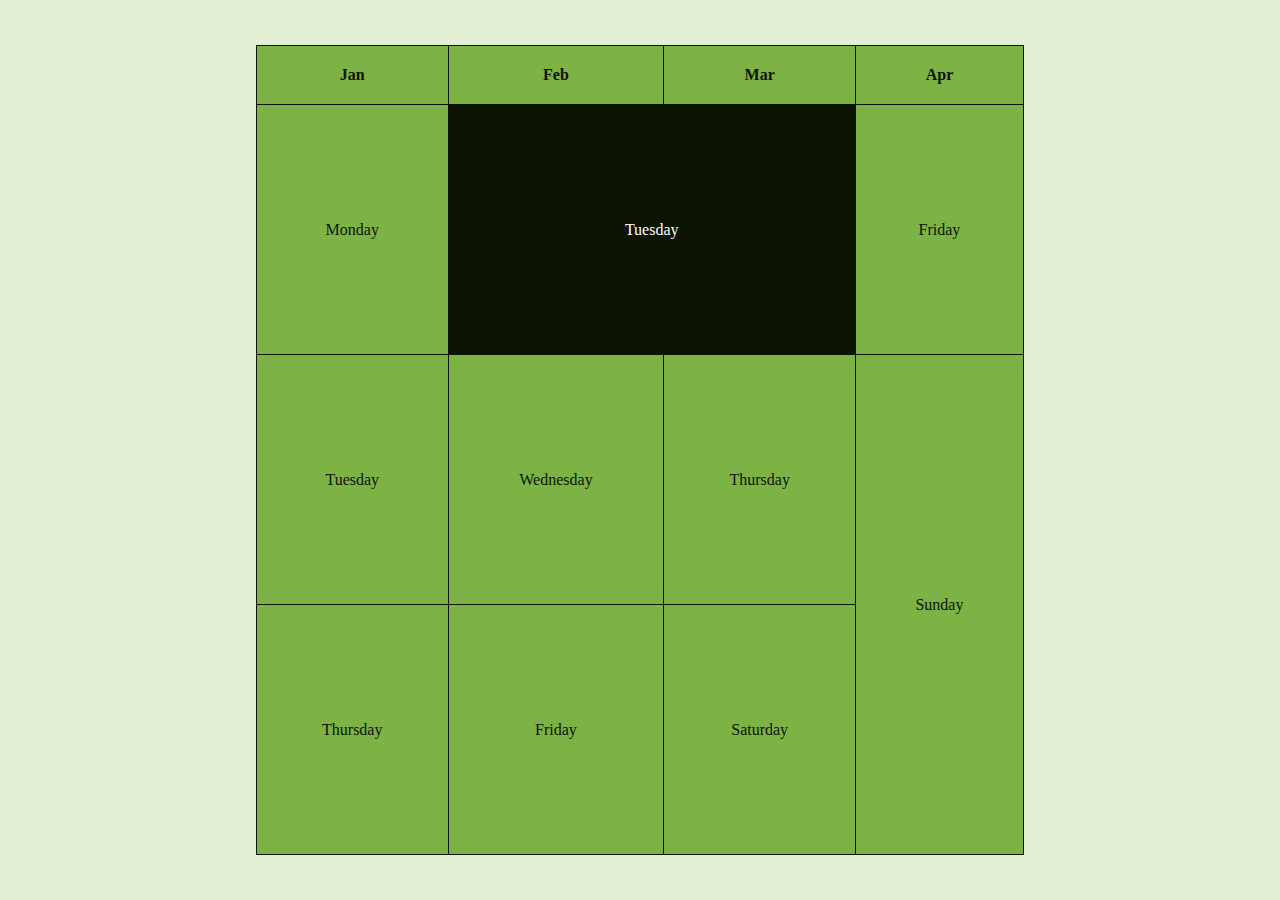
<file: tableClass.html>
<!DOCTYPE html>
<html lang="en">
  <head>
    <meta charset="UTF-8" />
    <meta name="viewport" content="width=device-width, initial-scale=1.0" />
    <title>Document</title>
    <link rel="stylesheet" href="tablecss.css" />
  </head>
  <body>
    <table>
      <thead>
        <tr>
          <th>Jan</th>
          <th>Feb</th>
          <th>Mar</th>
          <th>Apr</th>
        </tr>
      </thead>
      <tbody>
        <tr>
          <td>Monday</td>
          <td class="doubleCol" colspan="2">Tuesday</td>
          <td>Friday</td>
          <!-- <td>Saturday</td> -->
        </tr>
        <tr>
          <td>Tuesday</td>
          <td>Wednesday</td>
          <td>Thursday</td>
          <td rowspan="2">Sunday</td>
        </tr>
        <tr>
          <td>Thursday</td>
          <td>Friday</td>
          <td>Saturday</td>
          <!-- <td >Sunday</td> -->
        </tr>
      </tbody>
    </table>
  </body>
</html>
</file>
<file: grid.css>
* {
  padding: 0;
  margin: 0;
  box-sizing: border-box;
}

body {
  width: 100%;
  height: 100vh;
  padding: 50px;
  background-color: rgb(243, 210, 235);
  display: flex;
  flex-direction: column;
  align-items: start;
  justify-content: space-evenly;
}

.flex-container {
  width: 100%;
  height: 50%;
  display: flex;
  /* flex-direction: column; */
  gap: 1px;
}

.grid-container {
  width: 100%;
  height: 50%;
  display: grid;
  grid-template-rows: repeat(7, 1fr);
  /* gap: 10px; */
}
</file>
<file: ludo.css>
* {
  margin: 0;
  padding: 0;
  box-sizing: border-box;
}

body {
  /* background-color: white; */
  background-image: url("https://play-lh.googleusercontent.com/QiiJOtszeSb8M7ZcFjGAcVYaSD10C60oxXiHr0UAGUZ_H8qZP_L7Js91dOFAP7-koa4");
}
.ludo_board {
  width: 100%;
  height: 100vh;
  background-color: rgba(0, 0, 0, 0.877);
  background-color: rgba(0, 0, 0, 0.88);
  /* opacity: 0.9; */
  display: flex;
  align-items: center;
  justify-content: center;
}

.ludo_container {
  width: 45%;
  height: 95%;
  border: solid 3px white;
  border-radius: 20px;
  gap: 3px;
  display: flex;
  flex-direction: column;
  align-items: center;
  justify-content: center;
  padding: 2px;
  opacity: 1;
}
.row1 {
  width: 100%;
  height: 38%;
  /* background-color: yellow; */
  display: flex;
  align-items: center;
  justify-content: space-between;
}
.row2 {
  width: 100%;
  height: 24%;
  display: flex;
  align-items: center;
  justify-content: space-between;

  /* background-color: rgb(182, 17, 160); */
}

.row3 {
  width: 100%;
  /* background-color: rgb(59, 41, 148); */
  display: flex;
  align-items: center;
  justify-content: space-between;

  height: 38%;
}

.col1,
.col2,
.col3,
.col11,
.col22,
.col33,
.col4,
.col5,
.col6 {
  display: flex;
  align-items: center;
  justify-content: center;
}

.col1 {
  width: 38%;
  height: 100%;
  background-color: red;
  border-top-left-radius: 12px;
}

.col2 {
  width: 23%;
  height: 100%;
  background-color: white;
}

.col3 {
  width: 38%;
  height: 100%;
  background-color: green;
  border-top-right-radius: 12px;
}

.col11 {
  width: 38%;
  height: 100%;
  background-color: blue;
  border-bottom-left-radius: 12px;
}

.col22 {
  width: 23%;
  height: 100%;
  background-color: white;
}

.col33 {
  width: 38%;
  height: 100%;
  background-color: yellow;
  border-bottom-right-radius: 12px;
}

.col4 {
  width: 38%;
  height: 100%;
  background-color: white;
}

.col5 {
  width: 23%;
  height: 100%;
  background-color: rgb(195, 220, 197);
}

.col6 {
  width: 38%;
  height: 100%;
  background-color: white;
}

.dice_mother {
  background-color: white;
  width: 70%;
  height: 70%;
  border-radius: 10px;
  display: flex;
  align-items: center;
  justify-content: center;
  padding: 20px;
  flex-direction: column;
  gap: 1rem;
  border: solid 2px black;
}

.dice {
  width: 100%;
  height: 50%;
  display: flex;
  align-items: center;
  justify-content: space-between;
  /* background-color: violet; */
}

.dice_child {
  background-color: red;
  width: 30px;
  height: 30px;
  border-radius: 100%;
  border: solid 2px black;
}

.dice_child1 {
  background-color: green;
  width: 30px;
  height: 30px;
  border-radius: 100%;
  border: solid 2px black;
}

.dice_child2 {
  background-color: blue;
  width: 30px;
  height: 30px;
  border-radius: 100%;
  border: solid 2px black;
}

.dice_child3 {
  background-color: yellow;
  width: 30px;
  height: 30px;
  border-radius: 100%;
  border: solid 2px black;
}
</file>
<file: review.css>
* {
  padding: 0;
  margin: 0;
  box-sizing: border-box;
}

.maincontainer {
  width: 100%;
  height: 100vh;
  display: flex;
  background-color: #85f0d2;
  align-items: center;
  justify-content: center;
}

section {
  width: 60%;
  height: 80%;
  background-color: white;
  display: flex;
  border-left: 20px;
}

section div {
  width: 30%;
  height: 80%;
}

.imagecontainer {
  border-radius: 20px;
  background-color: red;
  width: 50%;
  height: 100%;
  background-image: url("https://i.pinimg.com/736x/1f/fc/eb/1ffceb6053027205c5809e2614973049.jpg");
}

.formcontainer {
  /* background-color: blue; */
  /* border-radius: 20px; */
  width: 50%;
  height: 100%;
}

form {
  width: 100%;
  height: 100%;
  background-color: yellowgreen;
  /* padding: 40px; */
  display: flex;
  flex-direction: column;
  align-items: center;
  justify-content: center;
}

.formchild {
  background-color: salmon;
  padding: 30px;
  width: 90%;
  height: 80%;
}
</file>
<file: tablecss.css>
* {
  margin: 0;
  padding: 0;
  box-sizing: border-box;
}

body {
  background-color: rgb(227, 240, 213);
  height: 100vh;
  width: 100%;
  display: flex;
  align-items: center;
  justify-content: center;
}

table {
  width: 60%;
  height: 90%;
  background-color: rgb(125, 178, 69);
  padding: 50px;
  color: rgb(12, 20, 4);
  border-collapse: collapse;
}

th,
td,
tr {
  border: 1px solid white;
  border: 1px solid rgb(12, 20, 4);
  padding: 20px;
  text-align: center;
}

.doubleCol {
  background-color: rgb(12, 20, 4);
  color: white;
  column-span: 2;
}
</file>
